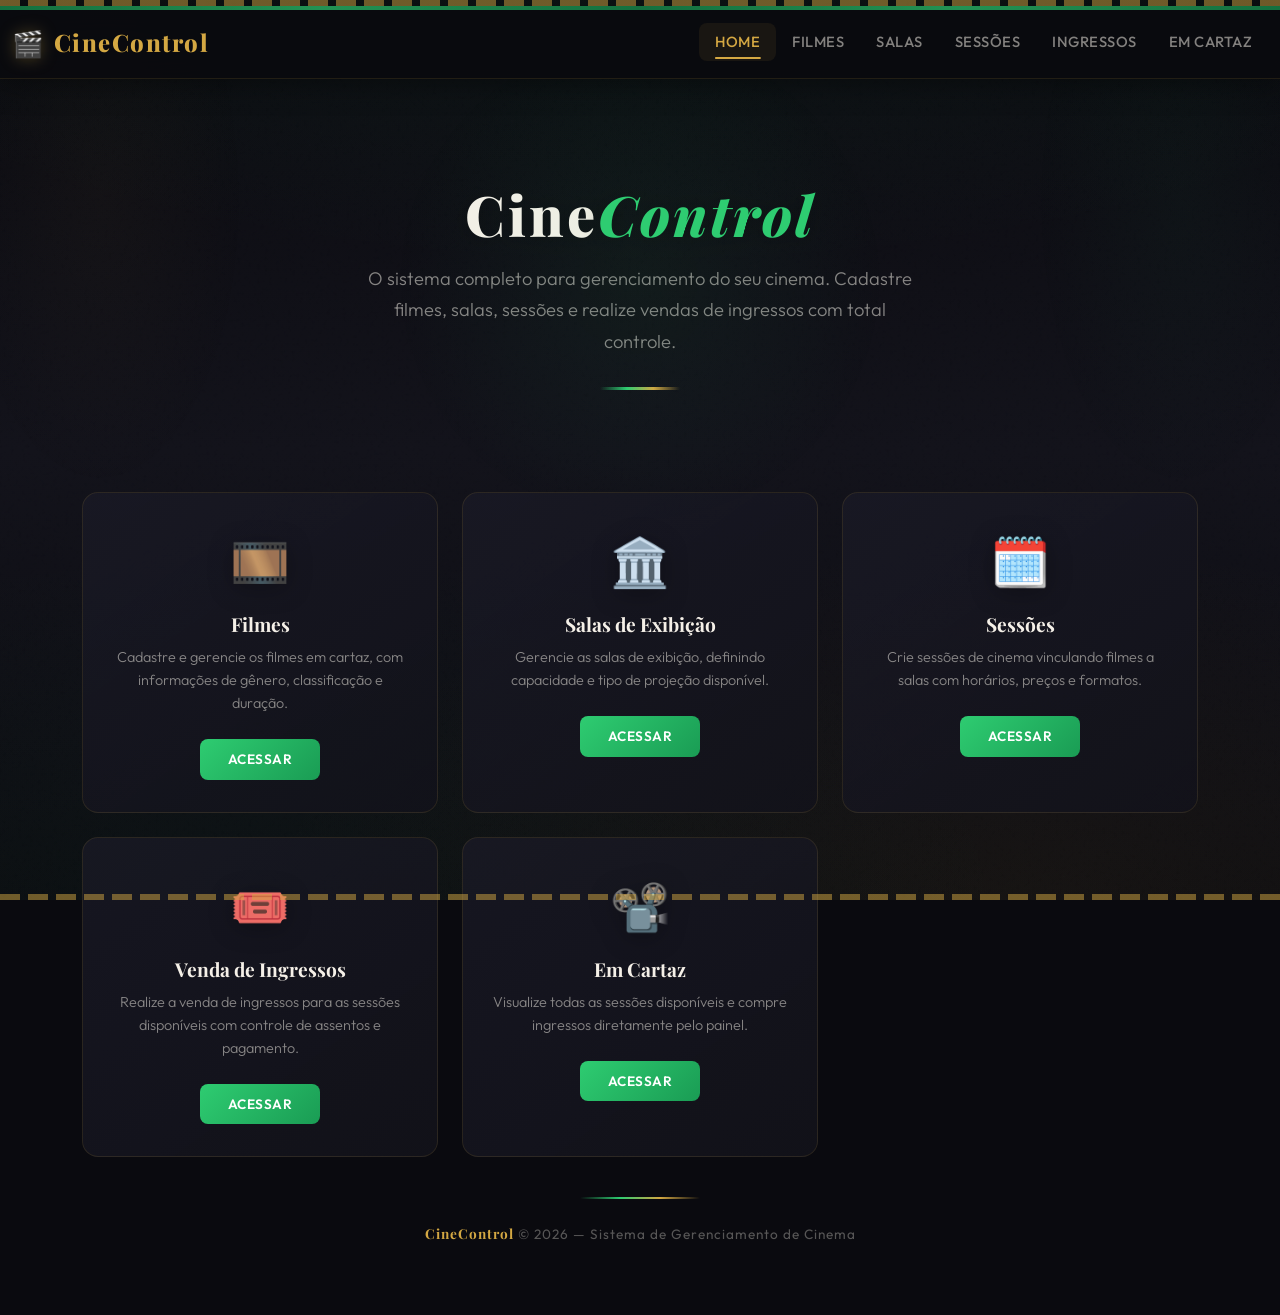
<file: index.html>
<!DOCTYPE html>
<html lang="pt-BR">
<head>
  <meta charset="UTF-8">
  <meta name="viewport" content="width=device-width, initial-scale=1.0">
  <title>CineControl - Sistema de Controle de Cinema</title>
  <meta name="description" content="CineControl - Sistema completo de gerenciamento de cinema com cadastro de filmes, salas, sessões e venda de ingressos.">
  <link rel="stylesheet" href="css/bootstrap.min.css">
  <link rel="stylesheet" href="css/cinecontrol.css">
</head>
<body>

  <!-- Film strip decorations -->
  <div class="film-strip-top"></div>
  <div class="film-strip-bottom"></div>
  <div class="curtain-decoration"></div>

  <!-- Spotlight effects -->
  <div class="spotlight-left"></div>
  <div class="spotlight-right"></div>

  <!-- Navbar -->
  <nav class="navbar navbar-expand-lg navbar-dark fixed-top">
    <div class="container-fluid">
      <a class="navbar-brand" href="index.html">
        <span class="brand-icon">🎬</span> CineControl
      </a>
      <button class="navbar-toggler" type="button" data-bs-toggle="collapse" data-bs-target="#navbarNav" aria-controls="navbarNav" aria-expanded="false" aria-label="Toggle navigation">
        <span class="navbar-toggler-icon"></span>
      </button>
      <div class="collapse navbar-collapse" id="navbarNav">
        <ul class="navbar-nav ms-auto">
          <li class="nav-item"><a class="nav-link active" href="index.html">Home</a></li>
          <li class="nav-item"><a class="nav-link" href="cadastro-filmes.html">Filmes</a></li>
          <li class="nav-item"><a class="nav-link" href="cadastro-salas.html">Salas</a></li>
          <li class="nav-item"><a class="nav-link" href="cadastro-sessoes.html">Sessões</a></li>
          <li class="nav-item"><a class="nav-link" href="venda-ingressos.html">Ingressos</a></li>
          <li class="nav-item"><a class="nav-link" href="sessoes.html">Em Cartaz</a></li>
        </ul>
      </div>
    </div>
  </nav>

  <!-- Hero -->
  <div class="container main-content">
    <div class="hero-section">
      <h1>Cine<span class="accent">Control</span></h1>
      <p>O sistema completo para gerenciamento do seu cinema. Cadastre filmes, salas, sessões e realize vendas de ingressos com total controle.</p>
      <hr class="hero-divider">
    </div>

    <!-- Cards Grid -->
    <div class="row g-4 mt-2">
      <!-- Filmes -->
      <div class="col-md-4 animate-in">
        <div class="card card-section h-100">
          <div class="card-body text-center">
            <span class="card-icon">🎞️</span>
            <h5 class="card-title">Filmes</h5>
            <p class="card-text">Cadastre e gerencie os filmes em cartaz, com informações de gênero, classificação e duração.</p>
            <a href="cadastro-filmes.html" class="btn btn-access mt-2">Acessar</a>
          </div>
        </div>
      </div>
      <!-- Salas -->
      <div class="col-md-4 animate-in">
        <div class="card card-section h-100">
          <div class="card-body text-center">
            <span class="card-icon">🏛️</span>
            <h5 class="card-title">Salas de Exibição</h5>
            <p class="card-text">Gerencie as salas de exibição, definindo capacidade e tipo de projeção disponível.</p>
            <a href="cadastro-salas.html" class="btn btn-access mt-2">Acessar</a>
          </div>
        </div>
      </div>
      <!-- Sessões -->
      <div class="col-md-4 animate-in">
        <div class="card card-section h-100">
          <div class="card-body text-center">
            <span class="card-icon">🗓️</span>
            <h5 class="card-title">Sessões</h5>
            <p class="card-text">Crie sessões de cinema vinculando filmes a salas com horários, preços e formatos.</p>
            <a href="cadastro-sessoes.html" class="btn btn-access mt-2">Acessar</a>
          </div>
        </div>
      </div>
      <!-- Venda de Ingressos -->
      <div class="col-md-4 animate-in">
        <div class="card card-section h-100">
          <div class="card-body text-center">
            <span class="card-icon">🎟️</span>
            <h5 class="card-title">Venda de Ingressos</h5>
            <p class="card-text">Realize a venda de ingressos para as sessões disponíveis com controle de assentos e pagamento.</p>
            <a href="venda-ingressos.html" class="btn btn-access mt-2">Acessar</a>
          </div>
        </div>
      </div>
      <!-- Sessões Disponíveis -->
      <div class="col-md-4 animate-in">
        <div class="card card-section h-100">
          <div class="card-body text-center">
            <span class="card-icon">📽️</span>
            <h5 class="card-title">Em Cartaz</h5>
            <p class="card-text">Visualize todas as sessões disponíveis e compre ingressos diretamente pelo painel.</p>
            <a href="sessoes.html" class="btn btn-access mt-2">Acessar</a>
          </div>
        </div>
      </div>
    </div>

    <div class="footer-cinema">
      <p><span class="footer-brand">CineControl</span> &copy; 2026 — Sistema de Gerenciamento de Cinema</p>
    </div>
  </div>

  <script src="js/bootstrap.min.js"></script>
</body>
</html>
</file>
<file: css/cinecontrol.css>
/* ============================================
   CineControl - Cinema Theme Stylesheet
   ============================================ */

@import url('https://fonts.googleapis.com/css2?family=Outfit:wght@300;400;500;600;700;800;900&family=Playfair+Display:ital,wght@0,700;0,800;1,700&display=swap');

/* ---- CSS Variables / Design Tokens ---- */
:root {
  /* Cinema palette */
  --cinema-black: #0a0a0f;
  --cinema-dark: #12121a;
  --cinema-surface: #1a1a26;
  --cinema-surface-light: #222232;
  
  --cinema-red: #2ecc71;
  --cinema-red-dark: #1a9c54;
  --cinema-red-glow: rgba(46, 204, 113, 0.35);
  
  --cinema-gold: #d4a843;
  --cinema-gold-light: #f0ce6a;
  --cinema-gold-glow: rgba(212, 168, 67, 0.3);
  
  --cinema-cream: #f5f0e8;
  --cinema-text: #e8e4dd;
  --cinema-text-muted: rgba(232, 228, 221, 0.55);
  --cinema-text-dim: rgba(232, 228, 221, 0.35);
  
  --cinema-border: rgba(212, 168, 67, 0.12);
  --cinema-border-hover: rgba(212, 168, 67, 0.35);
  
  --shadow-lg: 0 20px 60px rgba(0, 0, 0, 0.5);
  --shadow-card: 0 8px 32px rgba(0, 0, 0, 0.3);
  --shadow-glow-red: 0 0 40px rgba(230, 57, 70, 0.2);
  --shadow-glow-gold: 0 0 40px rgba(212, 168, 67, 0.15);
  
  --radius-sm: 8px;
  --radius-md: 12px;
  --radius-lg: 16px;
  --radius-xl: 24px;
  
  --transition-fast: 0.2s cubic-bezier(0.4, 0, 0.2, 1);
  --transition-smooth: 0.4s cubic-bezier(0.4, 0, 0.2, 1);
  --transition-bounce: 0.5s cubic-bezier(0.34, 1.56, 0.64, 1);
}

/* ---- Reset & Base ---- */
*, *::before, *::after {
  box-sizing: border-box;
}

body {
  font-family: 'Outfit', -apple-system, BlinkMacSystemFont, sans-serif;
  background: var(--cinema-black);
  min-height: 100vh;
  color: var(--cinema-text);
  overflow-x: hidden;
  position: relative;
}

/* ---- Cinema Background ---- */
body::before {
  content: '';
  position: fixed;
  top: 0;
  left: 0;
  width: 100%;
  height: 100%;
  background: 
    radial-gradient(ellipse 80% 50% at 50% -20%, rgba(46, 204, 113, 0.08), transparent),
    radial-gradient(ellipse 60% 40% at 80% 100%, rgba(212, 168, 67, 0.06), transparent),
    radial-gradient(ellipse 60% 40% at 20% 100%, rgba(46, 204, 113, 0.04), transparent),
    linear-gradient(180deg, var(--cinema-black) 0%, var(--cinema-dark) 50%, var(--cinema-black) 100%);
  z-index: -2;
  pointer-events: none;
}

/* Animated film grain effect */
body::after {
  content: '';
  position: fixed;
  top: 0;
  left: 0;
  width: 100%;
  height: 100%;
  background-image: url("data:image/svg+xml,%3Csvg viewBox='0 0 256 256' xmlns='http://www.w3.org/2000/svg'%3E%3Cfilter id='noise'%3E%3CfeTurbulence type='fractalNoise' baseFrequency='0.9' numOctaves='4' stitchTiles='stitch'/%3E%3C/filter%3E%3Crect width='100%25' height='100%25' filter='url(%23noise)' opacity='0.03'/%3E%3C/svg%3E");
  z-index: -1;
  pointer-events: none;
  opacity: 0.5;
}

/* ---- Film Strip Decoration ---- */
.film-strip-top,
.film-strip-bottom {
  position: fixed;
  left: 0;
  width: 100%;
  height: 6px;
  z-index: 1100;
  background: repeating-linear-gradient(
    90deg,
    var(--cinema-gold) 0px,
    var(--cinema-gold) 20px,
    transparent 20px,
    transparent 28px
  );
  opacity: 0.5;
}

.film-strip-top {
  top: 0;
}

.film-strip-bottom {
  bottom: 0;
}

/* ---- Navbar ---- */
.navbar {
  background: rgba(10, 10, 15, 0.92) !important;
  backdrop-filter: blur(20px) saturate(1.5);
  -webkit-backdrop-filter: blur(20px) saturate(1.5);
  border-bottom: 1px solid var(--cinema-border);
  box-shadow: 0 4px 30px rgba(0, 0, 0, 0.4);
  padding: 12px 0;
  transition: var(--transition-smooth);
  top: 6px !important; /* Account for film strip */
}

.navbar-brand {
  font-family: 'Playfair Display', serif;
  font-weight: 800;
  font-size: 1.5rem;
  color: var(--cinema-gold) !important;
  letter-spacing: 1.5px;
  text-decoration: none;
  display: flex;
  align-items: center;
  gap: 8px;
  transition: var(--transition-fast);
  -webkit-text-fill-color: unset;
  background: none;
  -webkit-background-clip: unset;
}

.navbar-brand:hover {
  color: var(--cinema-gold-light) !important;
  text-shadow: 0 0 20px var(--cinema-gold-glow);
}

.navbar-brand .brand-icon {
  font-size: 1.6rem;
  filter: drop-shadow(0 0 8px rgba(212, 168, 67, 0.3));
}

.nav-link {
  color: var(--cinema-text-muted) !important;
  font-weight: 500;
  font-size: 0.92rem;
  letter-spacing: 0.5px;
  text-transform: uppercase;
  padding: 8px 16px !important;
  border-radius: var(--radius-sm);
  transition: var(--transition-fast);
  position: relative;
}

.nav-link::after {
  content: '';
  position: absolute;
  bottom: 2px;
  left: 50%;
  transform: translateX(-50%) scaleX(0);
  width: 60%;
  height: 2px;
  background: var(--cinema-red);
  border-radius: 2px;
  transition: transform var(--transition-fast);
}

.nav-link:hover {
  color: var(--cinema-cream) !important;
  background: rgba(255, 255, 255, 0.04);
}

.nav-link:hover::after {
  transform: translateX(-50%) scaleX(1);
}

.nav-link.active {
  color: var(--cinema-gold) !important;
  background: rgba(212, 168, 67, 0.08);
}

.nav-link.active::after {
  transform: translateX(-50%) scaleX(1);
  background: var(--cinema-gold);
}

/* ---- Hero Section (index.html) ---- */
.hero-section {
  text-align: center;
  padding: 80px 0 40px;
  position: relative;
}

.hero-section::before {
  content: '';
  position: absolute;
  top: 50%;
  left: 50%;
  transform: translate(-50%, -50%);
  width: 500px;
  height: 500px;
  background: radial-gradient(circle, rgba(46, 204, 113, 0.06) 0%, transparent 70%);
  pointer-events: none;
}

.hero-section h1 {
  font-family: 'Playfair Display', serif;
  font-size: 3.5rem;
  font-weight: 800;
  color: var(--cinema-cream);
  margin-bottom: 16px;
  letter-spacing: 3px;
  text-shadow: 0 2px 20px rgba(0, 0, 0, 0.3);
  -webkit-text-fill-color: unset;
  background: none;
  -webkit-background-clip: unset;
}

.hero-section h1 .accent {
  color: var(--cinema-red);
  font-style: italic;
}

.hero-section p {
  font-size: 1.15rem;
  color: var(--cinema-text-muted);
  max-width: 550px;
  margin: 0 auto;
  line-height: 1.7;
  font-weight: 300;
}

.hero-divider {
  width: 80px;
  height: 3px;
  background: linear-gradient(90deg, transparent, var(--cinema-red), var(--cinema-gold), transparent);
  margin: 30px auto;
  border: none;
  opacity: 1;
}

/* ---- Page Title Section ---- */
.page-header {
  padding: 20px 0 10px;
  position: relative;
}

.page-header h4 {
  font-family: 'Playfair Display', serif;
  font-weight: 700;
  font-size: 1.6rem;
  color: var(--cinema-cream);
  display: flex;
  align-items: center;
  gap: 12px;
  margin: 0;
}

.page-header h4 .page-icon {
  font-size: 1.8rem;
  filter: drop-shadow(0 0 6px rgba(230, 57, 70, 0.3));
}

.page-header-line {
  height: 2px;
  background: linear-gradient(90deg, var(--cinema-red), var(--cinema-gold), transparent);
  border: none;
  margin: 16px 0 28px;
  opacity: 1;
}

/* ---- Cards (index.html grid) ---- */
.card-section {
  background: linear-gradient(145deg, rgba(26, 26, 38, 0.8), rgba(18, 18, 26, 0.9));
  border: 1px solid var(--cinema-border);
  border-radius: var(--radius-lg);
  transition: var(--transition-smooth);
  overflow: hidden;
  position: relative;
}

.card-section::before {
  content: '';
  position: absolute;
  top: 0;
  left: 0;
  right: 0;
  height: 3px;
  background: linear-gradient(90deg, var(--cinema-red), var(--cinema-gold));
  opacity: 0;
  transition: opacity var(--transition-smooth);
}

.card-section:hover {
  transform: translateY(-10px);
  box-shadow: var(--shadow-card), var(--shadow-glow-red);
  border-color: var(--cinema-border-hover);
}

.card-section:hover::before {
  opacity: 1;
}

.card-section .card-body {
  padding: 32px 28px;
  background: transparent;
}

.card-section .card-icon {
  font-size: 3rem;
  margin-bottom: 16px;
  display: block;
  filter: drop-shadow(0 4px 12px rgba(0, 0, 0, 0.3));
  transition: transform var(--transition-bounce);
}

.card-section:hover .card-icon {
  transform: scale(1.15) rotate(-5deg);
}

.card-section .card-title {
  font-family: 'Playfair Display', serif;
  font-weight: 700;
  font-size: 1.2rem;
  color: var(--cinema-cream);
  margin-bottom: 10px;
}

.card-section .card-text {
  color: var(--cinema-text-muted);
  font-size: 0.9rem;
  line-height: 1.6;
  font-weight: 300;
}

/* ---- Buttons ---- */
.btn-access,
.btn-cinema-primary {
  background: linear-gradient(135deg, var(--cinema-red), var(--cinema-red-dark));
  border: none;
  color: #fff;
  font-weight: 600;
  border-radius: var(--radius-sm);
  padding: 10px 28px;
  letter-spacing: 0.5px;
  text-transform: uppercase;
  font-size: 0.85rem;
  transition: var(--transition-fast);
  position: relative;
  overflow: hidden;
}

.btn-access::before,
.btn-cinema-primary::before {
  content: '';
  position: absolute;
  top: 0;
  left: -100%;
  width: 100%;
  height: 100%;
  background: linear-gradient(90deg, transparent, rgba(255, 255, 255, 0.15), transparent);
  transition: left 0.5s ease;
}

.btn-access:hover,
.btn-cinema-primary:hover {
  transform: translateY(-2px);
  box-shadow: 0 6px 25px var(--cinema-red-glow);
  color: #fff;
  background: linear-gradient(135deg, var(--cinema-red), var(--cinema-red-dark));
}

.btn-access:hover::before,
.btn-cinema-primary:hover::before {
  left: 100%;
}

.btn-cinema-gold {
  background: linear-gradient(135deg, var(--cinema-gold), var(--cinema-gold-light));
  border: none;
  color: var(--cinema-black);
  font-weight: 700;
  border-radius: var(--radius-sm);
  padding: 10px 28px;
  letter-spacing: 0.5px;
  text-transform: uppercase;
  font-size: 0.85rem;
  transition: var(--transition-fast);
}

.btn-cinema-gold:hover {
  transform: translateY(-2px);
  box-shadow: 0 6px 25px var(--cinema-gold-glow);
  color: var(--cinema-black);
  background: linear-gradient(135deg, var(--cinema-gold), var(--cinema-gold-light));
}

/* Override Bootstrap btn-primary */
.btn-primary {
  background: linear-gradient(135deg, var(--cinema-red), var(--cinema-red-dark)) !important;
  border: none !important;
  color: #fff !important;
  font-weight: 700;
  border-radius: var(--radius-md);
  padding: 14px;
  letter-spacing: 0.5px;
  text-transform: uppercase;
  font-size: 0.9rem;
  transition: var(--transition-fast);
}

.btn-primary:hover {
  transform: scale(1.02);
  box-shadow: 0 6px 25px var(--cinema-red-glow) !important;
  color: #fff !important;
  background: linear-gradient(135deg, var(--cinema-red), var(--cinema-red-dark)) !important;
}

/* Override Bootstrap btn-success */
.btn-success {
  background: linear-gradient(135deg, var(--cinema-gold), var(--cinema-gold-light)) !important;
  border: none !important;
  color: var(--cinema-black) !important;
  font-weight: 700;
  border-radius: var(--radius-md);
  padding: 14px;
  letter-spacing: 0.5px;
  text-transform: uppercase;
  font-size: 0.9rem;
  transition: var(--transition-fast);
}

.btn-success:hover {
  transform: scale(1.02);
  box-shadow: 0 6px 25px var(--cinema-gold-glow) !important;
  color: var(--cinema-black) !important;
  background: linear-gradient(135deg, var(--cinema-gold), var(--cinema-gold-light)) !important;
}

/* Override Bootstrap btn-danger */
.btn-danger {
  background: linear-gradient(135deg, #1a9c54, #147540) !important;
  border: none !important;
  border-radius: var(--radius-sm);
  font-weight: 600;
  transition: var(--transition-fast);
}

.btn-danger:hover {
  transform: scale(1.05);
  box-shadow: 0 4px 15px rgba(26, 156, 84, 0.4) !important;
  background: linear-gradient(135deg, #1a9c54, #147540) !important;
}

/* ---- Forms ---- */
.form-floating > .form-control,
.form-floating > .form-select,
.form-floating > textarea.form-control {
  background: rgba(255, 255, 255, 0.03);
  border: 1px solid rgba(212, 168, 67, 0.15);
  color: var(--cinema-text);
  border-radius: var(--radius-md);
  transition: var(--transition-fast);
  font-family: 'Outfit', sans-serif;
}

.form-floating > .form-control:focus,
.form-floating > .form-select:focus,
.form-floating > textarea.form-control:focus {
  background: rgba(255, 255, 255, 0.06);
  border-color: var(--cinema-red);
  box-shadow: 0 0 0 0.2rem var(--cinema-red-glow), 0 0 30px rgba(46, 204, 113, 0.08);
  color: #fff;
}

.form-floating > label {
  color: var(--cinema-text-muted);
  font-family: 'Outfit', sans-serif;
}

.form-select option {
  background: var(--cinema-dark);
  color: var(--cinema-text);
}

/* Form container card */
.form-card {
  background: linear-gradient(145deg, rgba(26, 26, 38, 0.6), rgba(18, 18, 26, 0.8));
  border: 1px solid var(--cinema-border);
  border-radius: var(--radius-xl);
  padding: 36px 32px;
  position: relative;
  overflow: hidden;
}

.form-card::before {
  content: '';
  position: absolute;
  top: 0;
  left: 0;
  right: 0;
  height: 3px;
  background: linear-gradient(90deg, var(--cinema-red), var(--cinema-gold), var(--cinema-red));
}

/* ---- Tables ---- */
.table {
  color: var(--cinema-text);
  background: transparent;
  --bs-table-bg: transparent;
  --bs-table-color: var(--cinema-text);
  --bs-table-hover-bg: rgba(46, 204, 113, 0.06);
  --bs-table-hover-color: #fff;
  --bs-table-striped-bg: transparent;
  border-color: rgba(212, 168, 67, 0.08);
  font-size: 0.92rem;
}

.table thead {
  background: linear-gradient(90deg, rgba(46, 204, 113, 0.1), rgba(212, 168, 67, 0.08), rgba(46, 204, 113, 0.1));
}

.table thead th {
  color: var(--cinema-gold);
  font-weight: 600;
  font-size: 0.85rem;
  text-transform: uppercase;
  letter-spacing: 1px;
  border-bottom: 2px solid rgba(212, 168, 67, 0.2);
  background: transparent;
  padding: 14px 12px;
}

.table tbody {
  background: rgba(255, 255, 255, 0.01);
}

.table tbody tr {
  border-bottom: 1px solid rgba(212, 168, 67, 0.06);
  transition: background var(--transition-fast), transform var(--transition-fast);
}

.table tbody tr:hover {
  background: rgba(46, 204, 113, 0.06);
}

.table td,
.table th {
  vertical-align: middle;
  border-color: rgba(212, 168, 67, 0.06);
  padding: 12px;
}

.table-responsive {
  background: linear-gradient(145deg, rgba(18, 18, 26, 0.5), rgba(10, 10, 15, 0.6));
  border-radius: var(--radius-lg);
  padding: 6px;
  border: 1px solid var(--cinema-border);
  box-shadow: var(--shadow-card);
}

/* ---- Session Cards (sessoes.html) ---- */
.card-sessao {
  background: linear-gradient(145deg, rgba(26, 26, 38, 0.8), rgba(18, 18, 26, 0.9));
  border: 1px solid var(--cinema-border);
  border-radius: var(--radius-lg);
  transition: var(--transition-smooth);
  overflow: hidden;
  position: relative;
}

.card-sessao::before {
  content: '';
  position: absolute;
  top: 0;
  left: 0;
  right: 0;
  height: 3px;
  background: linear-gradient(90deg, var(--cinema-red), var(--cinema-gold));
  opacity: 0;
  transition: opacity var(--transition-smooth);
}

.card-sessao:hover {
  transform: translateY(-8px);
  box-shadow: var(--shadow-card), var(--shadow-glow-red);
  border-color: var(--cinema-border-hover);
}

.card-sessao:hover::before {
  opacity: 1;
}

.card-sessao .card-body {
  padding: 28px;
}

.card-sessao .card-title {
  font-family: 'Playfair Display', serif;
  font-weight: 700;
  color: var(--cinema-cream);
  font-size: 1.15rem;
}

.card-sessao .card-text {
  color: var(--cinema-text-muted);
  font-size: 0.9rem;
}

.card-sessao .badge-info {
  background: rgba(46, 204, 113, 0.15);
  color: var(--cinema-red);
  font-weight: 600;
  border-radius: 6px;
  padding: 5px 12px;
  font-size: 0.8rem;
  letter-spacing: 0.5px;
}

.card-sessao .price-tag {
  font-size: 1.3rem;
  font-weight: 800;
  color: var(--cinema-gold);
}

.btn-comprar {
  background: linear-gradient(135deg, var(--cinema-red), var(--cinema-red-dark));
  border: none;
  color: #fff;
  font-weight: 700;
  border-radius: var(--radius-sm);
  letter-spacing: 0.5px;
  text-transform: uppercase;
  font-size: 0.85rem;
  transition: var(--transition-fast);
}

.btn-comprar:hover {
  transform: scale(1.05);
  box-shadow: 0 6px 25px var(--cinema-red-glow);
  color: #fff;
}

.empty-msg {
  text-align: center;
  color: var(--cinema-text-dim);
  font-size: 1.1rem;
  padding: 60px 0;
}

/* ---- Toast / Message ---- */
#mensagem {
  position: fixed;
  top: 90px;
  right: 20px;
  z-index: 1055;
  min-width: 300px;
  animation: fadeSlideIn 0.5s var(--transition-smooth);
}

@keyframes fadeSlideIn {
  from {
    opacity: 0;
    transform: translateY(-20px) scale(0.95);
  }
  to {
    opacity: 1;
    transform: translateY(0) scale(1);
  }
}

/* ---- Container offset ---- */
.main-content {
  margin-top: 100px;
  padding-bottom: 40px;
}

/* ---- Footer ---- */
.footer-cinema {
  text-align: center;
  padding: 40px 0 30px;
  position: relative;
}

.footer-cinema::before {
  content: '';
  display: block;
  width: 120px;
  height: 2px;
  background: linear-gradient(90deg, transparent, var(--cinema-red), var(--cinema-gold), transparent);
  margin: 0 auto 24px;
}

.footer-cinema p {
  color: var(--cinema-text-dim);
  font-size: 0.85rem;
  letter-spacing: 1px;
  margin: 0;
}

.footer-cinema .footer-brand {
  color: var(--cinema-gold);
  font-family: 'Playfair Display', serif;
  font-weight: 700;
}

/* ---- Spotlight animation on hero ---- */
@keyframes spotlightSweep {
  0%, 100% { transform: translateX(-100px) rotate(-15deg); }
  50% { transform: translateX(100px) rotate(15deg); }
}

.spotlight-left,
.spotlight-right {
  position: fixed;
  width: 300px;
  height: 600px;
  pointer-events: none;
  z-index: -1;
  opacity: 0.03;
}

.spotlight-left {
  top: -100px;
  left: -50px;
  background: radial-gradient(ellipse at center, var(--cinema-gold), transparent 70%);
  animation: spotlightSweep 12s ease-in-out infinite;
}

.spotlight-right {
  top: -100px;
  right: -50px;
  background: radial-gradient(ellipse at center, var(--cinema-red), transparent 70%);
  animation: spotlightSweep 12s ease-in-out infinite reverse;
}

/* ---- Ticket Style Divider ---- */
.ticket-divider {
  position: relative;
  margin: 30px 0;
  border: none;
  height: 2px;
  background: transparent;
}

.ticket-divider::before {
  content: '🎬';
  position: absolute;
  left: 50%;
  top: 50%;
  transform: translate(-50%, -50%);
  background: var(--cinema-dark);
  padding: 0 16px;
  font-size: 1.2rem;
}

.ticket-divider::after {
  content: '';
  position: absolute;
  left: 0;
  top: 50%;
  width: 100%;
  height: 1px;
  background: repeating-linear-gradient(
    90deg,
    var(--cinema-border-hover),
    var(--cinema-border-hover) 8px,
    transparent 8px,
    transparent 16px
  );
}

/* ---- Scrollbar ---- */
::-webkit-scrollbar {
  width: 8px;
}

::-webkit-scrollbar-track {
  background: var(--cinema-black);
}

::-webkit-scrollbar-thumb {
  background: rgba(212, 168, 67, 0.2);
  border-radius: 4px;
}

::-webkit-scrollbar-thumb:hover {
  background: rgba(212, 168, 67, 0.4);
}

/* ---- Selection ---- */
::selection {
  background: var(--cinema-red);
  color: #fff;
}

/* ---- Responsive ---- */
@media (max-width: 768px) {
  .hero-section h1 {
    font-size: 2.4rem;
  }
  
  .hero-section p {
    font-size: 1rem;
  }
  
  .card-section .card-body {
    padding: 24px 20px;
  }
  
  .form-card {
    padding: 24px 20px;
  }
  
  .nav-link {
    font-size: 0.85rem;
    padding: 6px 12px !important;
  }
}

/* ---- Entrance animations ---- */
@keyframes fadeUp {
  from {
    opacity: 0;
    transform: translateY(30px);
  }
  to {
    opacity: 1;
    transform: translateY(0);
  }
}

.animate-in {
  animation: fadeUp 0.6s var(--transition-smooth) both;
}

.animate-in:nth-child(1) { animation-delay: 0.1s; }
.animate-in:nth-child(2) { animation-delay: 0.2s; }
.animate-in:nth-child(3) { animation-delay: 0.3s; }
.animate-in:nth-child(4) { animation-delay: 0.4s; }
.animate-in:nth-child(5) { animation-delay: 0.5s; }

/* ---- Cinema curtain top decoration ---- */
.curtain-decoration {
  position: fixed;
  top: 6px;
  left: 0;
  width: 100%;
  height: 4px;
  background: linear-gradient(90deg, 
    var(--cinema-red-dark), 
    var(--cinema-red), 
    var(--cinema-red-dark),
    var(--cinema-red),
    var(--cinema-red-dark)
  );
  z-index: 1101;
  opacity: 0.7;
}
</file>
